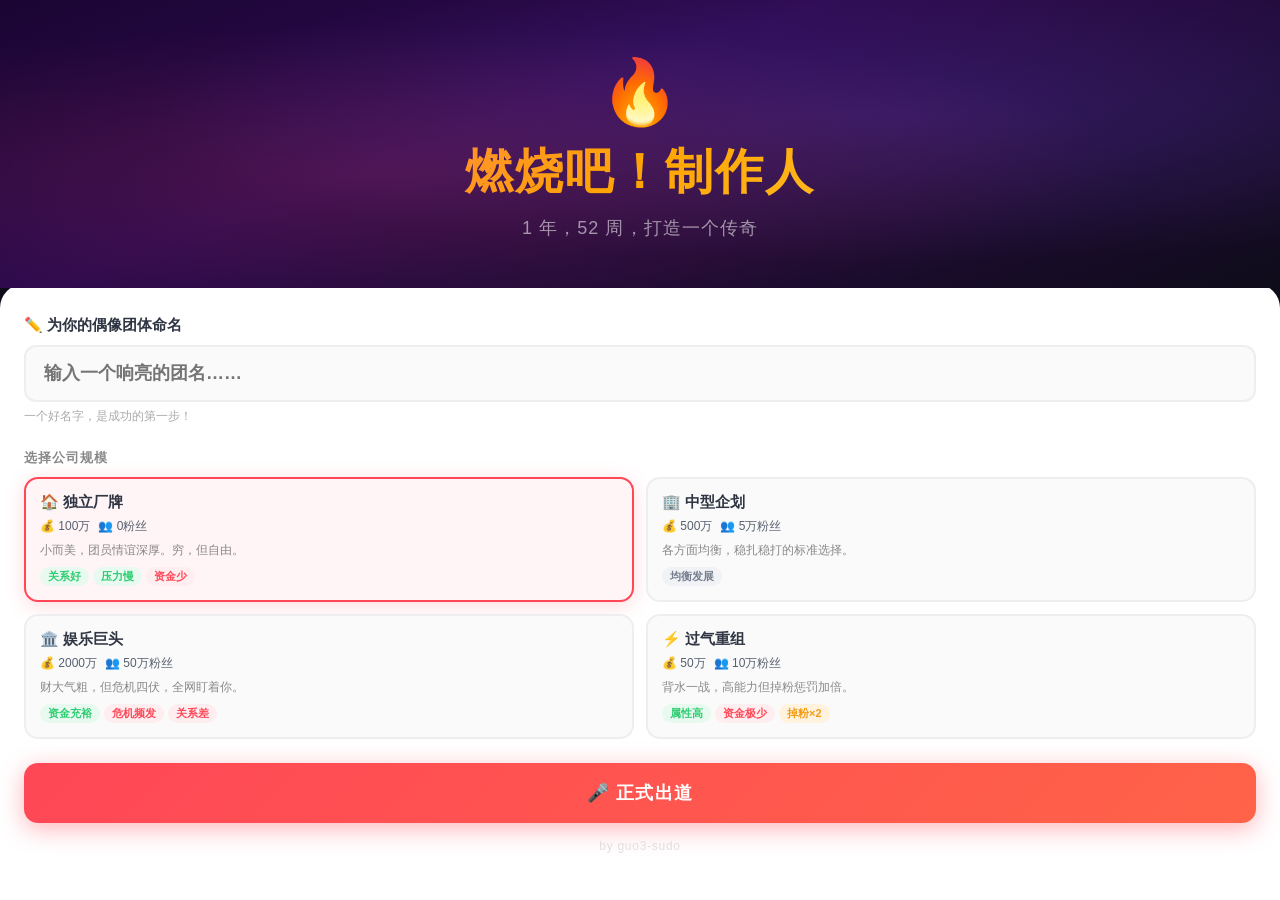
<file: index.html>
<!DOCTYPE html>
<html lang="zh-CN">
<head>
    <meta charset="UTF-8">
    <meta name="viewport" content="width=device-width, initial-scale=1.0">
    <title>燃烧吧！制作人</title>
    <meta property="og:title" content="燃烧吧！制作人">
    <meta property="og:description" content="1 年，52 周，打造一个传奇偶像团体">
    <meta property="og:image" content="https://idol-maker-101.netlify.app/og-preview.png">
    <meta property="og:url" content="https://idol-maker-101.netlify.app">
    <meta property="og:type" content="website">
    <meta name="twitter:card" content="summary_large_image">
    <link rel="stylesheet" href="css/style.css">
</head>
<body>
    <div id="app">
        <div id="start-screen" class="screen active">
            <div class="start-hero">
                <div class="start-hero-content">
                    <div class="start-logo">🔥</div>
                    <h1 class="start-title">燃烧吧！制作人</h1>
                    <p class="start-subtitle">1 年，52 周，打造一个传奇</p>
                </div>
            </div>
            <div class="start-form-container">
                <form id="start-form">
                    <div class="form-group">
                        <label for="group-name-input">✏️ 为你的偶像团体命名</label>
                        <input type="text" id="group-name-input" placeholder="输入一个响亮的团名……">
                        <p class="input-hint">一个好名字，是成功的第一步！</p>
                    </div>
                    <div class="form-group">
                        <label>选择公司规模</label>
                        <div class="scale-cards" id="scale-cards">
                            <div class="scale-card selected" data-scale="indie">
                                <div class="scale-card-name">🏠 独立厂牌</div>
                                <div class="scale-card-stats">
                                    <span>💰 100万</span><span>👥 0粉丝</span>
                                </div>
                                <p class="scale-card-desc">小而美，团员情谊深厚。穷，但自由。</p>
                                <div class="scale-card-tags">
                                    <span class="tag tag-green">关系好</span>
                                    <span class="tag tag-green">压力慢</span>
                                    <span class="tag tag-red">资金少</span>
                                </div>
                            </div>
                            <div class="scale-card" data-scale="mid">
                                <div class="scale-card-name">🏢 中型企划</div>
                                <div class="scale-card-stats">
                                    <span>💰 500万</span><span>👥 5万粉丝</span>
                                </div>
                                <p class="scale-card-desc">各方面均衡，稳扎稳打的标准选择。</p>
                                <div class="scale-card-tags">
                                    <span class="tag tag-gray">均衡发展</span>
                                </div>
                            </div>
                            <div class="scale-card" data-scale="major">
                                <div class="scale-card-name">🏛️ 娱乐巨头</div>
                                <div class="scale-card-stats">
                                    <span>💰 2000万</span><span>👥 50万粉丝</span>
                                </div>
                                <p class="scale-card-desc">财大气粗，但危机四伏，全网盯着你。</p>
                                <div class="scale-card-tags">
                                    <span class="tag tag-green">资金充裕</span>
                                    <span class="tag tag-red">危机频发</span>
                                    <span class="tag tag-red">关系差</span>
                                </div>
                            </div>
                            <div class="scale-card" data-scale="revival">
                                <div class="scale-card-name">⚡ 过气重组</div>
                                <div class="scale-card-stats">
                                    <span>💰 50万</span><span>👥 10万粉丝</span>
                                </div>
                                <p class="scale-card-desc">背水一战，高能力但掉粉惩罚加倍。</p>
                                <div class="scale-card-tags">
                                    <span class="tag tag-green">属性高</span>
                                    <span class="tag tag-red">资金极少</span>
                                    <span class="tag tag-orange">掉粉×2</span>
                                </div>
                            </div>
                        </div>
                        <select id="company-scale-select" style="display:none;">
                            <option value="indie">独立厂牌</option>
                            <option value="mid">中型企划</option>
                            <option value="major">娱乐巨头</option>
                            <option value="revival">过气重组</option>
                        </select>
                    </div>
                    <button type="submit" id="start-btn" class="btn-start">🎤 正式出道</button>
                    <p class="dev-credit">by guo3-sudo</p>
                </form>
            </div>
        </div>
        <div id="game-screen" class="screen">
            <div class="top-bar">
                <div class="top-bar-name">
                    <span class="top-bar-icon">🎤</span>
                    <span id="ui-group-name"></span>
                </div>
                <div class="stats">
                    <div class="stat-pill">
                        <span class="stat-label">第</span>
                        <span class="stat-value" id="ui-turn">1</span>
                        <span class="stat-label">/ 52 周</span>
                    </div>
                    <div class="stat-pill stat-money">
                        <span class="stat-label">💰</span>
                        <span class="stat-value">¥<span id="ui-money">0</span></span>
                    </div>
                    <div class="stat-pill stat-fans">
                        <span class="stat-label">⭐</span>
                        <span class="stat-value"><span id="ui-fans">0</span> 粉丝</span>
                    </div>
                </div>
            </div>

            <div class="main-content">
                <div class="side-panel">
                    <div class="panel-section">
                        <h3 class="panel-title">团队状态</h3>
                        <div class="bar-group">
                            <label for="bar-stamina">体力</label>
                            <div class="bar-wrap">
                                <progress id="bar-stamina" max="100" value="100"></progress>
                            </div>
                            <span id="text-stamina" class="bar-val">100</span>
                        </div>
                        <div class="bar-group">
                            <label for="bar-stress">压力</label>
                            <div class="bar-wrap">
                                <progress id="bar-stress" max="100" value="0"></progress>
                            </div>
                            <span id="text-stress" class="bar-val">0</span>
                        </div>
                        <div class="bar-group">
                            <label for="bar-bond">默契</label>
                            <div class="bar-wrap">
                                <progress id="bar-bond" max="100" value="50"></progress>
                            </div>
                            <span id="text-bond" class="bar-val">50</span>
                        </div>
                    </div>
                    <div class="panel-section">
                        <h3 class="panel-title">专业属性</h3>
                        <div class="attr-row">
                            <span class="attr-icon">🎵</span>
                            <span class="attr-name">唱功</span>
                            <span class="attr-val" id="text-vocal">10</span>
                        </div>
                        <div class="attr-row">
                            <span class="attr-icon">💃</span>
                            <span class="attr-name">舞蹈</span>
                            <span class="attr-val" id="text-dance">10</span>
                        </div>
                        <div class="attr-row">
                            <span class="attr-icon">✨</span>
                            <span class="attr-name">魅力</span>
                            <span class="attr-val" id="text-charm">10</span>
                        </div>
                    </div>
                </div>

                <div class="schedule-area">
                    <div class="schedule-header">
                        <h3 class="panel-title">📅 本周行程安排</h3>
                        <span id="slot-counter" class="slot-counter">已选 0 / 2 个行程</span>
                    </div>
                    <div id="schedule-slots" class="schedule-grid"></div>
                    <button id="execute-btn" class="btn-primary btn-execute">▶ 执行本周计划</button>
                </div>
            </div>
        </div>
        <!-- Event Modal -->
        <div id="modal-overlay" class="modal-overlay" aria-modal="true" role="dialog" aria-labelledby="modal-title" style="display:none;">
            <div class="modal-box">
                <h2 id="modal-title" class="modal-title"></h2>
                <div id="modal-desc" class="modal-desc"></div>
                <div id="modal-options" class="modal-options"></div>
            </div>
        </div>

        <!-- End Screen Overlay -->
        <div id="end-overlay" class="end-overlay" style="display:none;">
            <div class="end-box">
                <div id="end-group-name" class="end-group-name"></div>
                <div id="end-emoji" class="end-emoji"></div>
                <div class="end-title-wrap">
                    <h2 id="end-title" class="end-title"></h2>
                    <span id="end-badge" class="end-badge"></span>
                </div>
                <p id="end-message" class="end-message"></p>
                <div id="end-stats" class="end-stats"></div>
                <button id="restart-btn" class="btn-start">🔄 再来一局</button>
            </div>
        </div>
    </div>
    <script type="module" src="js/main.js"></script>
</body>
</html>
</file>
<file: css/style.css>
/* ============================================================
   燃烧吧！制作人 — Global Styles
   ============================================================ */

*, *::before, *::after {
    box-sizing: border-box;
}

body {
    font-family: -apple-system, BlinkMacSystemFont, "PingFang SC", "Hiragino Sans GB",
                 "Microsoft YaHei", sans-serif;
    background-color: #0f0c1a;
    margin: 0;
    padding: 0;
    min-height: 100vh;
}

/* ============================================================
   Screens
   ============================================================ */

.screen {
    display: none;
}

.screen.active {
    display: block;
}

/* ============================================================
   START SCREEN
   ============================================================ */

#start-screen {
    min-height: 100vh;
    flex-direction: column;
}

/* ID selector (1,1,0) > .screen.active (0,2,0): ensure flex layout when active */
#start-screen.active {
    display: flex;
}

/* Hero Section */
.start-hero {
    background: linear-gradient(160deg, #1a0533 0%, #2d0a4e 40%, #0f0c1a 100%);
    padding: 60px 20px 48px;
    text-align: center;
    position: relative;
    overflow: hidden;
}

.start-hero::before {
    content: '';
    position: absolute;
    inset: 0;
    background:
        radial-gradient(ellipse at 30% 60%, rgba(255, 71, 87, 0.15) 0%, transparent 60%),
        radial-gradient(ellipse at 70% 40%, rgba(126, 87, 255, 0.2) 0%, transparent 60%);
    pointer-events: none;
}

.start-hero-content {
    position: relative;
    z-index: 1;
}

.start-logo {
    font-size: 64px;
    line-height: 1;
    margin-bottom: 16px;
    animation: pulse 2.4s ease-in-out infinite;
}

@keyframes pulse {
    0%, 100% { transform: scale(1); }
    50%       { transform: scale(1.08); }
}

.start-title {
    font-size: clamp(28px, 6vw, 48px);
    font-weight: 900;
    letter-spacing: 0.04em;
    margin: 0 0 12px;
    background: linear-gradient(135deg, #ff6b81, #ffa502, #ffdd59);
    -webkit-background-clip: text;
    -webkit-text-fill-color: transparent;
    background-clip: text;
}

.start-subtitle {
    font-size: clamp(14px, 3vw, 18px);
    color: rgba(255, 255, 255, 0.55);
    margin: 0;
    letter-spacing: 0.06em;
}

/* Form Container */
.start-form-container {
    flex: 1;
    background: #fff;
    border-radius: 24px 24px 0 0;
    padding: 32px 24px 40px;
    margin-top: -4px;
}

.start-form-container .form-group {
    margin-bottom: 24px;
}

.start-form-container label {
    display: block;
    font-size: 13px;
    font-weight: 700;
    color: #888;
    text-transform: uppercase;
    letter-spacing: 0.08em;
    margin-bottom: 10px;
}

.start-form-container input[type="text"] {
    width: 100%;
    padding: 14px 16px;
    font-size: 16px;
    border: 2px solid #eee;
    border-radius: 12px;
    outline: none;
    transition: border-color 0.2s;
    background: #fafafa;
    color: #2f3542;
}

.start-form-container input[type="text"]:focus {
    border-color: #ff4757;
    background: #fff;
}

/* Scale Cards */
.scale-cards {
    display: grid;
    grid-template-columns: 1fr 1fr;
    gap: 12px;
}

.scale-card {
    border: 2px solid #eee;
    border-radius: 14px;
    padding: 14px;
    cursor: pointer;
    transition: border-color 0.2s, box-shadow 0.2s, transform 0.15s;
    background: #fafafa;
    user-select: none;
}

.scale-card:hover {
    border-color: #ff4757;
    transform: translateY(-2px);
    box-shadow: 0 4px 16px rgba(255, 71, 87, 0.15);
}

.scale-card.selected {
    border-color: #ff4757;
    background: #fff5f6;
    box-shadow: 0 4px 20px rgba(255, 71, 87, 0.2);
}

.scale-card-name {
    font-size: 15px;
    font-weight: 800;
    color: #2f3542;
    margin-bottom: 6px;
}

.scale-card-stats {
    display: flex;
    gap: 8px;
    flex-wrap: wrap;
    font-size: 12px;
    color: #57606f;
    margin-bottom: 6px;
}

.scale-card-desc {
    font-size: 12px;
    color: #888;
    margin: 0 0 8px;
    line-height: 1.5;
}

.scale-card-tags {
    display: flex;
    flex-wrap: wrap;
    gap: 4px;
}

.tag {
    font-size: 11px;
    padding: 2px 8px;
    border-radius: 20px;
    font-weight: 600;
}

.tag-green  { background: #e8faf0; color: #2ecc71; }
.tag-red    { background: #ffeef0; color: #ff4757; }
.tag-orange { background: #fff3e0; color: #f39c12; }
.tag-gray   { background: #f1f2f6; color: #747d8c; }

/* Start Button */
.btn-start {
    display: block;
    width: 100%;
    padding: 18px;
    font-size: 18px;
    font-weight: 800;
    letter-spacing: 0.06em;
    color: #fff;
    background: linear-gradient(135deg, #ff4757, #ff6348);
    border: none;
    border-radius: 14px;
    cursor: pointer;
    transition: transform 0.15s, box-shadow 0.15s;
    box-shadow: 0 6px 24px rgba(255, 71, 87, 0.4);
    margin-top: 8px;
}

.btn-start:hover {
    transform: translateY(-2px);
    box-shadow: 0 10px 32px rgba(255, 71, 87, 0.5);
}

.btn-start:active {
    transform: translateY(0);
}

/* ============================================================
   GAME SCREEN
   ============================================================ */

#game-screen {
    background: #f0f2f8;
    min-height: 100vh;
    padding: 0;
}

/* Top Bar */
.top-bar {
    background: linear-gradient(135deg, #2d0a4e, #1a0533);
    color: #fff;
    padding: 14px 20px;
    display: flex;
    align-items: center;
    justify-content: space-between;
    flex-wrap: wrap;
    gap: 10px;
    position: sticky;
    top: 0;
    z-index: 10;
    box-shadow: 0 2px 12px rgba(0,0,0,0.3);
}

.top-bar-name {
    display: flex;
    align-items: center;
    gap: 8px;
    font-size: 18px;
    font-weight: 800;
    letter-spacing: 0.04em;
    min-width: 0;
    flex-shrink: 1;
}

.top-bar-icon {
    font-size: 20px;
    flex-shrink: 0;
}

.stats {
    display: flex;
    gap: 8px;
    flex-wrap: wrap;
    flex-shrink: 0;
}

.stat-pill {
    background: rgba(255,255,255,0.12);
    border: 1px solid rgba(255,255,255,0.15);
    border-radius: 20px;
    padding: 5px 12px;
    font-size: 13px;
    display: flex;
    align-items: center;
    gap: 4px;
    white-space: nowrap;
}

.stat-value {
    font-weight: 700;
    font-size: 14px;
}

.stat-money .stat-value { color: #ffeaa7; }
.stat-fans  .stat-value { color: #fd79a8; }

/* Main Layout */
.main-content {
    display: flex;
    gap: 0;
    align-items: flex-start;
    max-width: 1100px;
    margin: 0 auto;
    padding: 20px 16px;
    gap: 16px;
}

/* Side Panel */
.side-panel {
    width: 220px;
    flex-shrink: 0;
    display: flex;
    flex-direction: column;
    gap: 12px;
}

.panel-section {
    background: #fff;
    border-radius: 14px;
    padding: 16px;
    box-shadow: 0 2px 8px rgba(0,0,0,0.06);
}

.panel-title {
    font-size: 13px;
    font-weight: 700;
    text-transform: uppercase;
    letter-spacing: 0.08em;
    color: #aaa;
    margin: 0 0 14px;
}

/* Progress Bars */
.bar-group {
    display: flex;
    align-items: center;
    margin-bottom: 10px;
    gap: 8px;
}

.bar-group:last-child { margin-bottom: 0; }

.bar-group label {
    width: 28px;
    font-size: 12px;
    font-weight: 600;
    color: #747d8c;
    flex-shrink: 0;
}

.bar-wrap {
    flex: 1;
}

progress {
    width: 100%;
    height: 8px;
    border-radius: 4px;
    overflow: hidden;
    appearance: none;
    -webkit-appearance: none;
    background: #eee;
}

progress::-webkit-progress-bar { background: #eee; border-radius: 4px; }
progress::-webkit-progress-value { background: #2ed573; border-radius: 4px; transition: width 0.3s ease; }
progress::-moz-progress-bar { background: #2ed573; border-radius: 4px; }

#bar-stress::-webkit-progress-value { background: #ff4757; }
#bar-stress::-moz-progress-bar     { background: #ff4757; }
#bar-bond::-webkit-progress-value  { background: #a29bfe; }
#bar-bond::-moz-progress-bar       { background: #a29bfe; }

.bar-val {
    font-size: 12px;
    font-weight: 700;
    color: #2f3542;
    width: 22px;
    text-align: right;
    flex-shrink: 0;
}

/* Attribute Rows */
.attr-row {
    display: flex;
    align-items: center;
    gap: 8px;
    padding: 6px 0;
    border-bottom: 1px solid #f1f2f6;
}

.attr-row:last-child { border-bottom: none; }

.attr-icon { font-size: 16px; }

.attr-name {
    flex: 1;
    font-size: 13px;
    color: #57606f;
}

.attr-val {
    font-size: 15px;
    font-weight: 800;
    color: #2f3542;
}

/* Schedule Area */
.schedule-area {
    flex: 1;
    min-width: 0;
    background: #fff;
    border-radius: 14px;
    padding: 20px;
    box-shadow: 0 2px 8px rgba(0,0,0,0.06);
}

.schedule-header {
    display: flex;
    align-items: center;
    justify-content: space-between;
    margin-bottom: 14px;
}

.schedule-header .panel-title {
    margin: 0;
}

/* Slot Counter */
.slot-counter {
    font-size: 13px;
    font-weight: 700;
    color: #aaa;
    background: #f1f2f6;
    padding: 4px 12px;
    border-radius: 20px;
    transition: background 0.2s, color 0.2s;
}

.slot-counter--full {
    background: #e8faf0;
    color: #2ecc71;
}

/* Schedule Grid */
.schedule-grid {
    display: grid;
    grid-template-columns: repeat(3, 1fr);
    gap: 10px;
    margin-bottom: 14px;
}

@media (max-width: 640px) {
    .schedule-grid {
        grid-template-columns: repeat(2, 1fr);
    }
}

/* Action Card */
.action-card {
    border: 2px solid #eee;
    border-radius: 12px;
    padding: 12px;
    cursor: pointer;
    background: #fafafa;
    transition: border-color 0.15s, background 0.15s, transform 0.12s;
    position: relative;
    user-select: none;
    min-height: 100px;
}

.action-card:hover:not(.action-card--locked):not(.action-card--cooldown) {
    border-color: #a29bfe;
    background: #f5f4ff;
    transform: translateY(-2px);
}

.action-card--selected {
    border-color: #6c5ce7;
    background: #f0eeff;
    box-shadow: 0 2px 10px rgba(108, 92, 231, 0.2);
}

.action-card--locked,
.action-card--cooldown {
    opacity: 0.55;
    cursor: default;
    background: #f8f9fa;
}

.card-top {
    display: flex;
    align-items: center;
    justify-content: space-between;
    margin-bottom: 6px;
}

.card-icon {
    font-size: 20px;
    line-height: 1;
}

.card-category {
    font-size: 10px;
    font-weight: 700;
    padding: 2px 7px;
    border-radius: 10px;
    text-transform: uppercase;
    letter-spacing: 0.04em;
}

.cat-train    { background: #e8f4fd; color: #3498db; }
.cat-perform  { background: #ffeef0; color: #ff4757; }
.cat-activity { background: #fff3e0; color: #f39c12; }
.cat-rest     { background: #e8faf0; color: #2ecc71; }

.card-name {
    font-size: 13px;
    font-weight: 800;
    color: #2f3542;
    margin-bottom: 4px;
}

.card-effect {
    font-size: 11px;
    color: #747d8c;
    line-height: 1.4;
}

.card-selected-badge {
    position: absolute;
    top: 8px;
    right: 8px;
    background: #6c5ce7;
    color: #fff;
    font-size: 10px;
    font-weight: 700;
    padding: 2px 7px;
    border-radius: 10px;
}

/* Buttons */
.btn-primary {
    padding: 10px 20px;
    background: linear-gradient(135deg, #ff4757, #ff6348);
    color: #fff;
    border: none;
    border-radius: 10px;
    cursor: pointer;
    font-size: 15px;
    font-weight: 700;
    transition: transform 0.15s, box-shadow 0.15s;
    box-shadow: 0 3px 12px rgba(255, 71, 87, 0.3);
}

.btn-primary:hover {
    transform: translateY(-1px);
    box-shadow: 0 6px 20px rgba(255, 71, 87, 0.4);
}

.btn-execute {
    display: block;
    width: 100%;
    margin-top: 16px;
    padding: 14px;
    font-size: 16px;
    border-radius: 12px;
}

/* ============================================================
   EVENT MODAL
   ============================================================ */

.modal-overlay {
    position: fixed;
    inset: 0;
    background: rgba(0, 0, 0, 0.78);
    display: flex;
    justify-content: center;
    align-items: flex-end;
    z-index: 100;
    padding: 0;
}

@media (min-width: 600px) {
    .modal-overlay { align-items: center; padding: 20px; }
}

.modal-box {
    background: #fff;
    padding: 24px 20px 32px;
    border-radius: 20px 20px 0 0;
    width: 100%;
    max-height: 85vh;
    overflow-y: auto;
    -webkit-overflow-scrolling: touch;
    box-shadow: 0 -8px 40px rgba(0,0,0,0.3);
    animation: slideUp 0.25s ease;
}

@media (min-width: 600px) {
    .modal-box {
        border-radius: 20px;
        max-width: 500px;
        width: 90%;
    }
}

@keyframes slideUp {
    from { transform: translateY(40px); opacity: 0; }
    to   { transform: translateY(0);    opacity: 1; }
}

.modal-title {
    margin: 0 0 10px;
    font-size: 20px;
    font-weight: 800;
    color: #2f3542;
}

.modal-desc {
    color: #57606f;
    font-size: 14px;
    line-height: 1.7;
    margin-bottom: 20px;
    background: #f8f9fa;
    border-radius: 10px;
    padding: 12px 14px;
}

.modal-options {
    display: flex;
    flex-direction: column;
    gap: 10px;
}

.modal-btn {
    background: #fff;
    color: #2f3542;
    border: 2px solid #eee;
    border-radius: 12px;
    padding: 13px 16px;
    text-align: left;
    font-size: 14px;
    font-weight: 600;
    cursor: pointer;
    transition: border-color 0.15s, background 0.15s;
    line-height: 1.4;
}

.modal-btn:hover { border-color: #ff4757; background: #fff5f6; }

/* Month Summary inside modal */
.summary-rows {
    display: flex;
    flex-direction: column;
    gap: 0;
}

.summary-row {
    display: flex;
    align-items: center;
    justify-content: space-between;
    padding: 7px 0;
    border-bottom: 1px solid #f1f2f6;
    font-size: 14px;
    gap: 8px;
}

.summary-row:last-child { border-bottom: none; }

.summary-row > span:first-child {
    flex: 1;
    color: #57606f;
}

.summary-now {
    font-weight: 700;
    color: #2f3542;
    min-width: 60px;
    text-align: right;
}

.delta-pos  { color: #2ecc71; font-weight: 700; min-width: 52px; text-align: right; }
.delta-neg  { color: #ff4757; font-weight: 700; min-width: 52px; text-align: right; }
.delta-zero { color: #aaa;    font-weight: 400; min-width: 52px; text-align: right; }

.modal-btn--continue {
    background: linear-gradient(135deg, #a29bfe, #6c5ce7);
    color: #fff;
    border-color: transparent;
    text-align: center;
    font-size: 15px;
}

.modal-btn--continue:hover {
    background: linear-gradient(135deg, #b2a8fe, #7d6cf7);
    border-color: transparent;
}

/* ============================================================
   TOAST NOTIFICATION (non-blocking)
   ============================================================ */

.game-toast {
    position: fixed;
    top: 20px;
    left: 50%;
    transform: translateX(-50%);
    background: rgba(30, 10, 50, 0.92);
    color: #fff;
    padding: 12px 22px;
    border-radius: 24px;
    font-size: 14px;
    font-weight: 600;
    z-index: 999;
    white-space: nowrap;
    box-shadow: 0 4px 20px rgba(0,0,0,0.4);
    animation: toastIn 0.25s ease, toastOut 0.4s ease 3.1s forwards;
    pointer-events: none;
    max-width: 90vw;
    white-space: normal;
    text-align: center;
}

@keyframes toastIn {
    from { opacity: 0; transform: translateX(-50%) translateY(-10px); }
    to   { opacity: 1; transform: translateX(-50%) translateY(0); }
}

@keyframes toastOut {
    from { opacity: 1; }
    to   { opacity: 0; }
}

/* ============================================================
   EASTER EGG BANNER
   ============================================================ */

.easter-egg-banner {
    background: linear-gradient(135deg, #f6d365, #fda085);
    color: #fff;
    padding: 12px 16px;
    font-weight: bold;
    text-align: center;
    font-size: 14px;
    animation: fadeInOut 4s ease forwards;
}

@keyframes fadeInOut {
    0%   { opacity: 0; }
    15%  { opacity: 1; }
    75%  { opacity: 1; }
    100% { opacity: 0; }
}

/* ============================================================
   END OVERLAY
   ============================================================ */

.end-overlay {
    position: fixed;
    inset: 0;
    background: linear-gradient(160deg, #1a0533 0%, #2d0a4e 50%, #0f0c1a 100%);
    display: flex;
    justify-content: center;
    align-items: center;
    z-index: 200;
    padding: 24px;
}

.end-box {
    text-align: center;
    max-width: 420px;
    width: 100%;
    animation: fadeUp 0.4s ease;
}

@keyframes fadeUp {
    from { opacity: 0; transform: translateY(24px); }
    to   { opacity: 1; transform: translateY(0); }
}

.end-group-name {
    font-size: clamp(20px, 5vw, 28px);
    font-weight: 900;
    letter-spacing: 0.06em;
    color: #ffeaa7;
    margin-bottom: 12px;
    text-shadow: 0 0 20px rgba(255, 234, 167, 0.4);
}

.end-emoji {
    font-size: 72px;
    line-height: 1;
    margin-bottom: 16px;
}

.end-title-wrap {
    display: flex;
    align-items: center;
    justify-content: center;
    gap: 10px;
    flex-wrap: wrap;
    margin-bottom: 12px;
}

.end-title {
    font-size: clamp(22px, 5vw, 32px);
    font-weight: 900;
    color: #fff;
    margin: 0;
    letter-spacing: 0.04em;
}

.end-badge {
    display: inline-block;
    background: rgba(255, 215, 0, 0.18);
    border: 1px solid rgba(255, 215, 0, 0.45);
    color: #ffd700;
    font-size: 12px;
    font-weight: 700;
    padding: 3px 10px;
    border-radius: 20px;
    letter-spacing: 0.05em;
    white-space: nowrap;
}

.end-message {
    font-size: 15px;
    color: rgba(255,255,255,0.7);
    line-height: 1.7;
    margin: 0 0 24px;
}

.end-stats {
    display: flex;
    justify-content: center;
    gap: 16px;
    flex-wrap: wrap;
    margin-bottom: 32px;
}

.end-stat-item {
    background: rgba(255,255,255,0.1);
    border: 1px solid rgba(255,255,255,0.15);
    border-radius: 12px;
    padding: 12px 20px;
    text-align: center;
}

.end-stat-label {
    font-size: 11px;
    color: rgba(255,255,255,0.5);
    text-transform: uppercase;
    letter-spacing: 0.08em;
    display: block;
    margin-bottom: 4px;
}

.end-stat-value {
    font-size: 20px;
    font-weight: 800;
    color: #ffeaa7;
}

/* ============================================================
   MOBILE RESPONSIVE
   ============================================================ */

@media (max-width: 640px) {
    /* Game layout: stack side panel above schedule, stretch children full width */
    .main-content {
        flex-direction: column;
        align-items: stretch;
        padding: 12px;
        gap: 12px;
    }

    .side-panel {
        width: 100%;
        flex-direction: row;
        gap: 10px;
    }

    .side-panel .panel-section {
        flex: 1;
    }

    .top-bar {
        padding: 12px 14px;
    }

    .top-bar-name {
        font-size: 15px;
    }

    .stat-pill {
        font-size: 12px;
        padding: 4px 10px;
    }
}

@media (max-width: 400px) {
    /* Very small screens: stats wrap into two rows */
    .stats {
        gap: 6px;
    }

    .stat-pill {
        font-size: 11px;
        padding: 3px 8px;
    }

    /* Scale cards: single column */
    .scale-cards {
        grid-template-columns: 1fr;
    }
}

/* ============================================================
   START SCREEN EXTRAS
   ============================================================ */

/* Input hint text */
.input-hint {
    font-size: 12px;
    color: #aaa;
    margin: 6px 0 0;
    line-height: 1.4;
}

/* Input label — make the group-name label larger/bolder */
.start-form-container .form-group:first-child label {
    font-size: 15px;
    color: #2f3542;
    text-transform: none;
    letter-spacing: 0;
}

.start-form-container .form-group:first-child input[type="text"] {
    font-size: 18px;
    padding: 16px 18px;
    border-width: 2px;
    font-weight: 600;
}

/* Developer credit */
.dev-credit {
    text-align: center;
    font-size: 12px;
    color: #ccc;
    margin: 16px 0 0;
    letter-spacing: 0.06em;
    opacity: 0.6;
}

/* ============================================================
   EVENT MODAL EXTRAS
   ============================================================ */

.modal-btn-text {
    display: block;
}

.modal-btn-cost {
    display: block;
    font-size: 11px;
    font-weight: 600;
    color: #ff4757;
    margin-top: 4px;
    opacity: 0.85;
}
</file>
